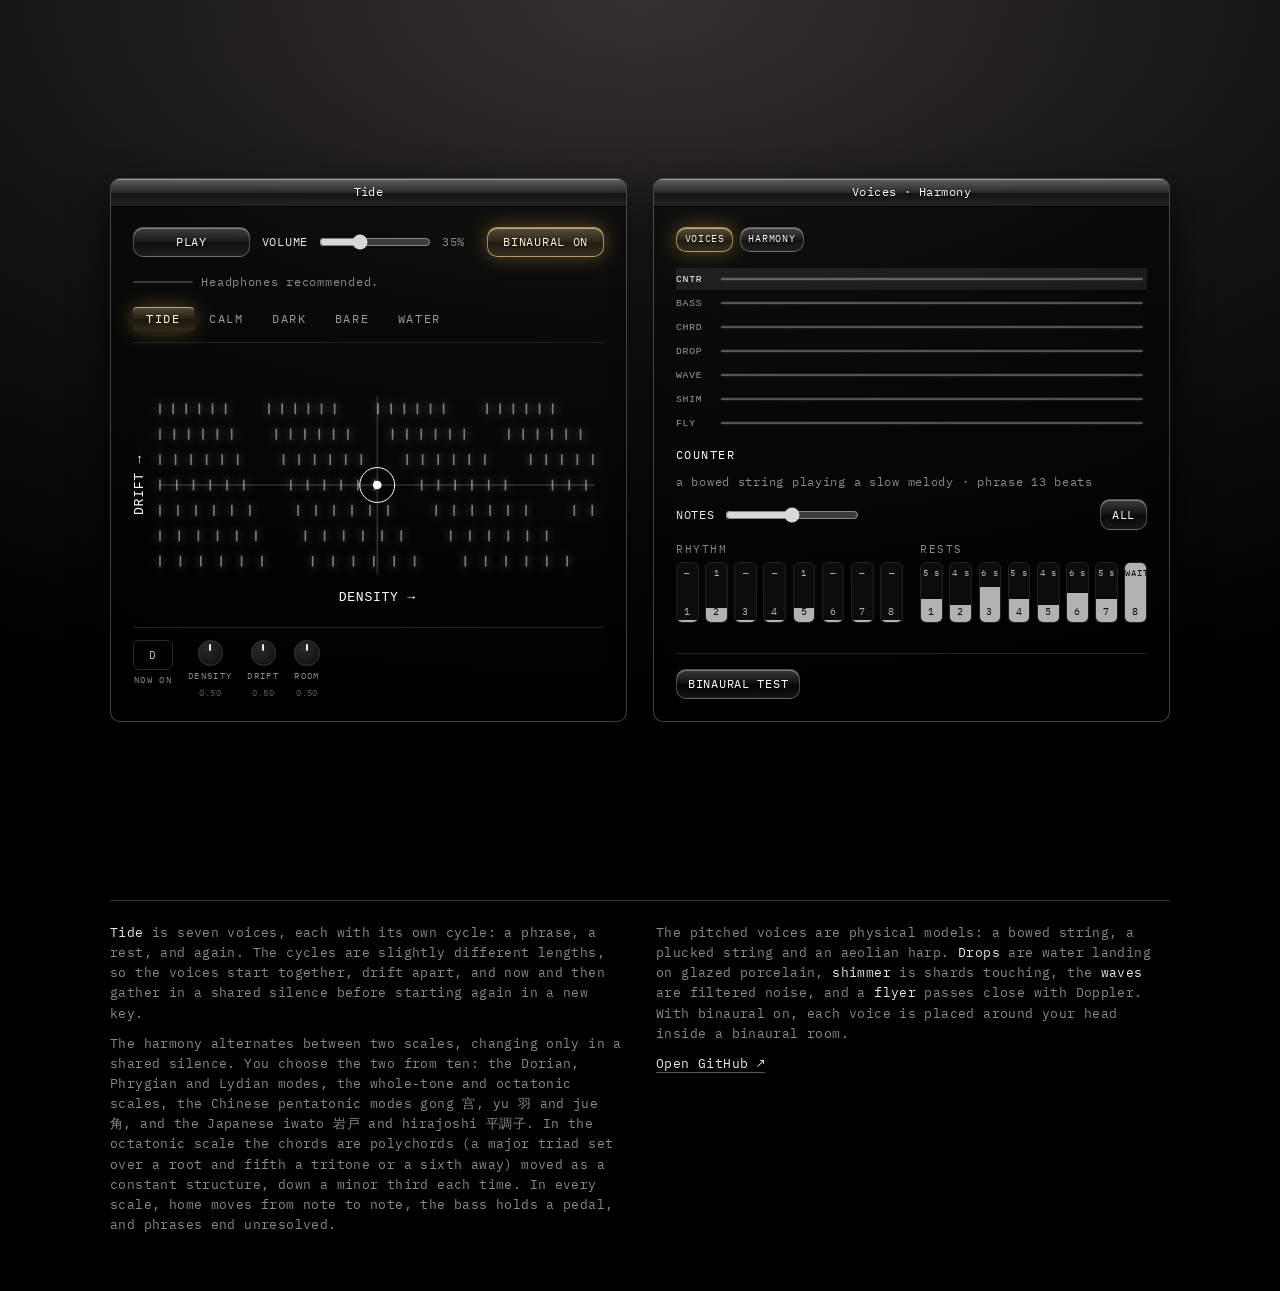
<file: index.html>
<!doctype html>
<html lang="en">
<head>
<meta charset="utf-8">
<meta name="viewport" content="width=device-width, initial-scale=1">
<title>Tide · binaural Csound</title>
<link rel="preconnect" href="https://fonts.googleapis.com">
<link rel="preconnect" href="https://fonts.gstatic.com" crossorigin>
<link href="https://fonts.googleapis.com/css2?family=IBM+Plex+Mono:ital,wght@0,400;0,500;1,400&display=swap" rel="stylesheet">
<link rel="stylesheet" href="style.css">
<link rel="stylesheet" href="controller.css">
</head>
<body>
<!-- Tide's own backdrop (media/backdrop.mp4); main.js starts it once the sound has loaded -->
<video id="bg" muted loop playsinline preload="none" data-src="media/backdrop.mp4" aria-hidden="true"></video>
<main>
  <!-- The first screen: two glass windows, centred. The parts of the controller (the pad, the
       knobs, the voices, the harmony) come from js/markup.js; controls.js puts them into the
       two windows' bodies. -->
  <div class="stage">
    <div id="controller">
      <section class="pane" aria-labelledby="tMain">
        <h1 class="bar" id="tMain">Tide</h1>
        <div class="body" id="paneMain">
          <div class="row">
            <button id="play" type="button">PLAY</button>
            <label class="hs" for="vol">VOLUME <input type="range" id="vol" min="0" max="1" step="0.01"><output id="volOut"></output></label>
            <button id="bin" type="button" aria-pressed="true"
              title="Binaural (HRTF) spatial audio: sounds move around your head. Headphones recommended; switch off for speakers."><span id="binTxt">BINAURAL ON</span></button>
          </div>
          <div class="state">
            <span class="meter" aria-hidden="true"><i id="meter"></i></span><span id="status">Headphones recommended.</span> <span id="now"></span>
          </div>
        </div>
      </section>
      <section class="pane" aria-labelledby="tMore">
        <h2 class="bar" id="tMore">Voices · Harmony</h2>
        <div class="body" id="paneMore">
          <div class="row extra">
            <button id="pTest" type="button" aria-pressed="false" title="One sound heard four ways, about 50 seconds: plain stereo, binaural, binaural in a room, and a fly-past.">BINAURAL TEST</button>
          </div>
        </div>
      </section>
    </div>
  </div>

  <section class="about">
    <p><b>Tide</b> is seven voices, each with its own cycle: a phrase, a rest, and again. The cycles
      are slightly different lengths, so the voices start together, drift apart, and now and then
      gather in a shared silence before starting again in a new key.</p>
    <p>The harmony alternates between two scales, changing only in a shared silence. You choose the two from ten: the Dorian, Phrygian and Lydian modes, the whole-tone and octatonic scales, the Chinese pentatonic modes gong 宫, yu 羽 and jue 角, and the Japanese iwato 岩戸 and hirajoshi 平調子. In the octatonic scale the chords are polychords (a major triad set over a root and fifth a tritone or a sixth away) moved as a constant structure, down a minor third each time. In every scale, home moves from note to note, the bass holds a pedal, and phrases end unresolved.</p>
    <p>The pitched voices are physical models: a bowed string, a plucked string and an aeolian harp.
      <b>Drops</b> are water landing on glazed porcelain, <b>shimmer</b> is shards touching, the
      <b>waves</b> are filtered noise, and a <b>flyer</b> passes close with Doppler. With binaural
      on, each voice is placed around your head inside a binaural room.</p>
    <p><a class="gh" href="https://github.com/Lome224/Tide" target="_blank" rel="noopener">Open GitHub ↗</a></p>
  </section>
</main>

<script type="module" src="js/main.js"></script>
</body>
</html>
</file>
<file: style.css>
/* Tide: the appearance of Tide's own page, in the dark glass of salomezhang.com.
   The controller's own look (its bars, knobs, drawings) is in controller.css. */
:root{--fg:#e8e8e8;--dim:#8a8a8a;--line:#333;
  --glass:linear-gradient(to bottom, rgba(255,255,255,.22), rgba(255,255,255,.06) 50%, rgba(255,255,255,.02) 51%, rgba(255,255,255,.08));
  --glass-edge:rgba(255,255,255,.25);
  --glow:linear-gradient(to bottom, rgba(255,226,150,.30), rgba(255,206,110,.12) 50%, rgba(255,196,90,.08) 51%, rgba(255,214,120,.16));
  --glow-edge:rgba(255,222,150,.55);
  --dark:linear-gradient(to bottom, rgba(110,110,110,.86), rgba(45,45,45,.86) 50%, rgba(20,20,20,.86) 51%, rgba(38,38,38,.86))}
*{box-sizing:border-box}
html,body{margin:0;min-height:100%;color:var(--fg);
  font:13px/1.55 "IBM Plex Mono",ui-monospace,"SF Mono",Menlo,Consolas,monospace;letter-spacing:.03em}
/* Behind the glass: Tide's own backdrop video (media/backdrop.mp4), dimmed to about the same
   darkness as the backdrop of salomezhang.com (this footage is much brighter to begin with). Until it arrives, and if it cannot load, a soft dark gradient stands in. */
body{background:#000 radial-gradient(110% 80% at 50% 0%, #34322e 0%, #141414 48%, #000 100%) fixed}
#bg{position:fixed;inset:0;width:100%;height:100%;object-fit:cover;z-index:-1;pointer-events:none;
  transform:scale(1.03);   /* the file has a thin dark line along its top and bottom edges */
  filter:brightness(.27) saturate(.55) contrast(1.13);opacity:0;transition:opacity 1.2s}
#bg.on{opacity:1}
main{padding:0 28px 56px}

/* the first screen: the two windows, centred, with room around them */
.stage{min-height:100vh;display:grid;place-items:center;padding:48px 0}
div#controller{display:grid;grid-template-columns:minmax(0,1fr) minmax(0,1fr);gap:26px;align-items:stretch;
  width:min(1060px, 100%);background:none;font-size:12px}

/* a window: a dark glass pane under a title bar, as on salomezhang.com */
.pane{display:flex;flex-direction:column;border:1px solid var(--glass-edge);border-radius:10px;overflow:hidden;
  background:rgba(0,0,0,.51);
  box-shadow:inset 0 1px 0 rgba(255,255,255,.3), 0 14px 38px rgba(0,0,0,.75);
  backdrop-filter:blur(14px);-webkit-backdrop-filter:blur(14px)}
.pane .bar{margin:0;height:28px;display:flex;align-items:center;justify-content:center;
  background:var(--dark);border-bottom:1px solid #000;box-shadow:inset 0 1px 0 rgba(255,255,255,.35);
  color:#fff;text-shadow:0 1px 1px #000;font-size:12px;font-weight:400;letter-spacing:.04em;user-select:none}
div#controller .pane .body{flex:1 1 auto;gap:16px;padding:20px 22px 22px}

.row{display:flex;gap:1em;align-items:center;flex-wrap:wrap}
/* play, volume and binaural stay on one line: the volume slider takes what is left */
#paneMain > .row{flex-wrap:nowrap}
#paneMain > .row .hs{flex:1 1 auto;min-width:0}
div#controller #paneMain > .row .hs input{flex:1 1 auto;width:auto;min-width:3em}
.hs output{width:3.2em;color:var(--dim)}
.state{color:var(--dim);min-height:1.5em}
.state b{color:var(--fg);font-weight:400}
.meter{display:inline-block;width:5em;height:2px;margin:0 .7em .25em 0;background:rgba(255,255,255,.2);border-radius:2px;overflow:hidden;vertical-align:middle}
.meter i{display:block;height:100%;width:0;background:#fff;transition:width .1s}

/* glass buttons; the one that is on glows amber, as on the site */
div#controller .body :is(#play, #bin, #pTest, #selAll), div#controller #moreTabs button{
  background:var(--glass);border:1px solid var(--glass-edge);border-radius:10px;
  box-shadow:inset 0 1px 0 rgba(255,255,255,.35);color:#fff;text-shadow:0 1px 2px rgba(0,0,0,.9);
  transition:background .25s, border-color .25s, box-shadow .25s, color .25s}
div#controller .body :is(#play, #bin, #pTest, #selAll):hover, div#controller #moreTabs button:hover,
div#controller .body :is(#bin, #pTest)[aria-pressed="true"], div#controller #moreTabs button[aria-pressed="true"],
div#controller .body #presets button[aria-pressed="true"]{
  background:var(--glow);border-color:var(--glow-edge);color:#fff6dc;
  box-shadow:inset 0 1px 0 rgba(255,244,210,.55), 0 0 18px rgba(255,200,90,.32)}
/* PLAY and BINAURAL are one size, whatever they say (PLAY or PAUSE, ON or OFF) */
#play,#bin{width:10.5em;text-align:center;white-space:nowrap}

/* on this page the finer controls are always open; the binaural test sits under them */
div#controller .body > #more{border-top:0;padding:0;overflow:visible;flex:1 1 auto}
div#controller:has(#more:not([hidden])) #picture{display:block;height:21em}
div#controller #lines{height:14em}
#controller .extra{margin-top:auto;padding-top:1.2em;border-top:1px solid rgba(255,255,255,.12)}
#controller .readmore{display:none}

.about{width:min(1060px, 100%);margin:0 auto;color:var(--dim);border-top:1px solid var(--line);padding-top:22px;columns:2;column-gap:32px}
.about p{margin:0 0 10px;break-inside:avoid}
.about b{color:var(--fg);font-weight:400}
.about .gh{color:var(--fg);text-decoration:none;border-bottom:1px solid #555}
.about .gh:hover,.about .gh:focus-visible{color:#ffd98a;border-color:#ffd98a;outline:none}

/* narrow windows: one pane above the other, at its natural height */
@media (max-width:900px){
  main{padding:0 14px 40px}
  .stage{min-height:0;padding:16px 0 28px}
  div#controller{grid-template-columns:minmax(0,1fr);gap:16px}
  div#controller .pane .body{padding:16px}
  #paneMain > .row{flex-wrap:wrap}
  .about{columns:1}
}
</file>
<file: controller.css>
/* Tide: the controller's appearance. Used by Tide's own page and by any site showing Tide.
   Everything is inside #controller. One shape throughout: thin lines, 6px corners.
   Sizes are in em, so the whole controller grows or shrinks with #controller's font-size
   (11px here; a page may set its own). The two drawings follow it too. */
#controller{background:rgba(0,0,0,.86);color:#e8e8e8;font-size:11px;line-height:1.5;letter-spacing:.06em}
#controller .body{display:flex;flex-direction:column;gap:1.091em;padding:1.273em 1.455em 1.455em;min-height:0;overflow:hidden}
#controller .body > *{flex:none}
#picture{display:block;width:100%;height:25.455em;touch-action:none;cursor:crosshair}
/* under the picture: the key, three knobs, the five sounds, MORE */
#controller .strip{display:flex;align-items:flex-start;gap:1.273em;padding-top:12px;border-top:1px solid #222}
#controller .key{flex:none;width:3.636em;height:2.909em;display:grid;place-items:center;border:1px solid #2a2a2a;border-radius:6px;font-size:1.182em;color:#bbb}
#controller .knob{display:flex;flex-direction:column;align-items:center;gap:3px;font-size:0.773em;letter-spacing:.14em;color:#8a8a8a;cursor:ns-resize;position:relative;touch-action:none;user-select:none}
#controller .knob .dial{width:2.727em;height:2.727em;border-radius:50%;border:1px solid #3a3a3a;background:radial-gradient(circle at 35% 30%, #2a2a2a, #0c0c0c);position:relative;transform:rotate(var(--a,0deg))}
#controller .knob .dial::after{content:"";position:absolute;left:50%;top:3px;width:2px;height:0.727em;margin-left:-1px;border-radius:1px;background:#e8e8e8}
#controller .knob input{position:absolute;inset:0;opacity:0;pointer-events:none}
#controller .knob:hover .dial,#controller .knob:focus-within .dial{border-color:#e8e8e8}
#controller .knob output{color:#555;letter-spacing:.04em}
#controller .knob.still{cursor:default}
#controller .key{height:2.727em}
/* the five sounds, as a menu bar across the top */
#presets{display:flex;gap:2px;padding-bottom:0.909em;border-bottom:1px solid #222}
#controller .body #presets button{border:0;background:none;border-radius:4px;padding:3px 1.091em;color:#9a9a9a;letter-spacing:.14em}
#controller .body #presets button:hover{color:#fff;background:#1c1c1c}
#controller .body #presets button[aria-pressed="true"]{background:#e8e8e8;color:#000}
#controller .strip .push{align-self:center;margin-left:auto}
#controller .body button,#controller select{font:inherit;letter-spacing:inherit;color:#e8e8e8;background:#111;border:1px solid #3a3a3a;border-radius:6px;
  padding:0.455em 0.909em;cursor:pointer;transition:border-color .2s,color .2s}
#controller .body button:hover,#controller .body button:focus-visible,#controller select:focus-visible{border-color:#ffd98a;color:#fff6dc;outline:none;box-shadow:none}
#controller .body button[aria-pressed="true"]{background:#d6d6d6;color:#000;border-color:#d6d6d6}
#controller .trow{display:flex;flex-wrap:wrap;gap:0.727em 1.273em;align-items:center}
#controller .trow .push{margin-left:auto}
#controller .hs{display:flex;align-items:center;gap:0.727em}
#controller .body > #more{display:flex;flex-direction:column;gap:1.273em;padding:1.273em 0.545em 0 0;border-top:1px solid #2a2a2a;flex:1 1 auto;min-height:0;overflow-y:auto}
#controller:has(#more:not([hidden])) #picture{height:17.273em}
#more > *{flex:none}
#controller .body > #more[hidden]{display:none}
#controller .ms{display:grid;grid-template-columns:repeat(var(--n,8),minmax(0,1fr));gap:0.545em;height:6.545em;touch-action:none;cursor:ns-resize;user-select:none}
#controller .ms.short{height:5.091em}
#controller .ms .b{position:relative;background:#0c0c0c;border:1px solid #222;border-radius:6px;overflow:hidden}
#controller .ms .b:focus-visible{outline:1px solid #ffd98a}
#controller .ms .b i{position:absolute;left:0;right:0;bottom:0;background:#cfcfcf;opacity:.85}
#controller .ms .b.pend{border:1px dashed #ffd98a}
#controller .ms .b.pend i{background:#ffd98a}
#controller .ms .b span{position:absolute;left:0;right:0;top:3px;text-align:center;font-size:0.818em;color:#bbb;mix-blend-mode:difference}
#controller .ms .b .ft{top:auto;bottom:3px}
#controller .tabs{display:flex;flex-wrap:wrap;gap:0.545em}
#more section{display:flex;flex-direction:column;gap:0.909em}
#more section[hidden]{display:none}
#lines{display:block;width:100%;height:13.636em;touch-action:none}
#selTxt{font-weight:400;color:#fff;letter-spacing:.12em}
#controller .hs input{width:10em;accent-color:#d8d8d8;cursor:pointer}
#controller .pair{display:grid;grid-template-columns:1fr 1fr;gap:1.455em}
#controller .pair .lab{margin-bottom:0.455em}
#controller .ms .b span:not(.ft){font-size:0.727em}
#controller .lab[data-tip]{cursor:help}
#controller .body .tabs button{padding:0.364em 0.727em;font-size:0.864em}
#controller .readmore{color:#e8e8e8;text-decoration:none;border-bottom:1px solid #555;align-self:flex-start}
#controller .readmore:hover,#controller .readmore:focus-visible{color:#ffd98a;border-color:#ffd98a;outline:none}
#controller .ends{color:#8a8a8a}
#controller .lab{font-size:0.909em;letter-spacing:.14em;color:#8a8a8a}
#mixTxt:not(:empty){color:#ffd98a;cursor:help}
/* The harmony as a piano octave: seven white keys with five shorter black keys set between them.
   Bright = in the scale sounding now, whichever kind of key it is. Dot = the note it is on.
   Amber glass = home (it pulses while a change is waiting). */
#controller .keys{display:grid;grid-template-columns:repeat(21,minmax(0,1fr));grid-template-rows:7.818em;gap:0 3px}
#controller .body .keys button{grid-row:1;padding:0 0 0.545em;display:flex;align-items:flex-end;justify-content:center;font-size:0.909em;letter-spacing:0;
  position:relative;background:#1f1f1f;border-color:#333;color:#666;transition:background .4s,color .4s,border-color .4s}
#controller .body .keys button.black{height:58%;z-index:1;font-size:0.727em;padding-bottom:0.364em;background:#000;border-color:#444;color:#555}
#controller .body .keys button.in{background:#ececec;border-color:#ececec;color:#000}
#controller .body .keys button.black.in{box-shadow:0 0 0 2px #000}
#controller .body .keys button:hover{border-color:#ffd98a}
#controller .keys button:nth-child(1){grid-column:1/4}  #controller .keys button:nth-child(2){grid-column:3/5}
#controller .keys button:nth-child(3){grid-column:4/7}  #controller .keys button:nth-child(4){grid-column:6/8}
#controller .keys button:nth-child(5){grid-column:7/10} #controller .keys button:nth-child(6){grid-column:10/13}
#controller .keys button:nth-child(7){grid-column:12/14} #controller .keys button:nth-child(8){grid-column:13/16}
#controller .keys button:nth-child(9){grid-column:15/17} #controller .keys button:nth-child(10){grid-column:16/19}
#controller .keys button:nth-child(11){grid-column:18/20} #controller .keys button:nth-child(12){grid-column:19/22}
#controller .body .keys button[aria-pressed="true"]{border-color:rgba(255,222,150,.95);color:#000;
  background:linear-gradient(to bottom, #ffe7a8, #e0a84a);
  box-shadow:inset 0 1px 0 rgba(255,244,210,.8), 0 0 0 1px rgba(255,222,150,.6), 0 0 18px rgba(255,200,90,.6)}
#controller .body .keys button:active{transform:translateY(2px)}
#controller .keys.wait button[aria-pressed="true"]{animation:tide-wait 1.2s ease-in-out infinite}
@keyframes tide-wait{50%{box-shadow:inset 0 1px 0 rgba(255,244,210,.7), 0 0 0 1px rgba(255,222,150,.3), 0 0 4px rgba(255,200,90,.2)}}
#controller .keys button.now::before{content:"";position:absolute;top:0.636em;left:50%;width:0.545em;height:0.545em;margin-left:-3px;border-radius:50%;background:currentColor}
#pendTxt:not(:empty){color:#ffd98a}
/* of the two scale menus, the one sounding now is bright */
#controller #colA,#controller #colB{color:#777}
#controller #colA.on,#controller #colB.on{color:#fff;border-color:#e8e8e8}
@media (max-width:600px){
  #controller .strip{flex-wrap:wrap} #picture{height:19.091em}
  #controller .pair{grid-template-columns:1fr}
  #controller:has(#more:not([hidden])) #picture{display:none}   /* the knobs stay; the pad makes room */
}

/* touch screens: bigger targets */
@media (pointer:coarse){
  #controller .knob .dial{width:4em;height:4em}
  #controller .knob .dial::after{top:0.455em;height:1em}
  #controller .knob{font-size:0.864em;gap:0.455em}
  #controller .body #presets button{padding:0.727em 1.091em}
  #controller .body .tabs button{padding:0.727em 1.273em;font-size:1em}
  #controller .body button,#controller select{padding:0.727em 1.091em}
  #controller .body .keys button{padding:0 0 0.545em}
  #lines{height:19.091em}
  #controller .ms.short,#controller .ms{height:7.636em}
  #controller .hs input{width:13.636em}
}

/* an explanation, shown by js/tips.js beside the control it explains */
.tide-tip{position:fixed;z-index:1000;max-width:26em;padding:.55em .8em;border:1px solid #555;border-radius:6px;
  background:#0b0b0b;color:#e8e8e8;font:12px/1.45 "IBM Plex Mono",ui-monospace,Menlo,monospace;letter-spacing:.02em;
  white-space:pre-line;pointer-events:none;box-shadow:0 6px 18px rgba(0,0,0,.6)}
.tide-tip[hidden]{display:none}
</file>
